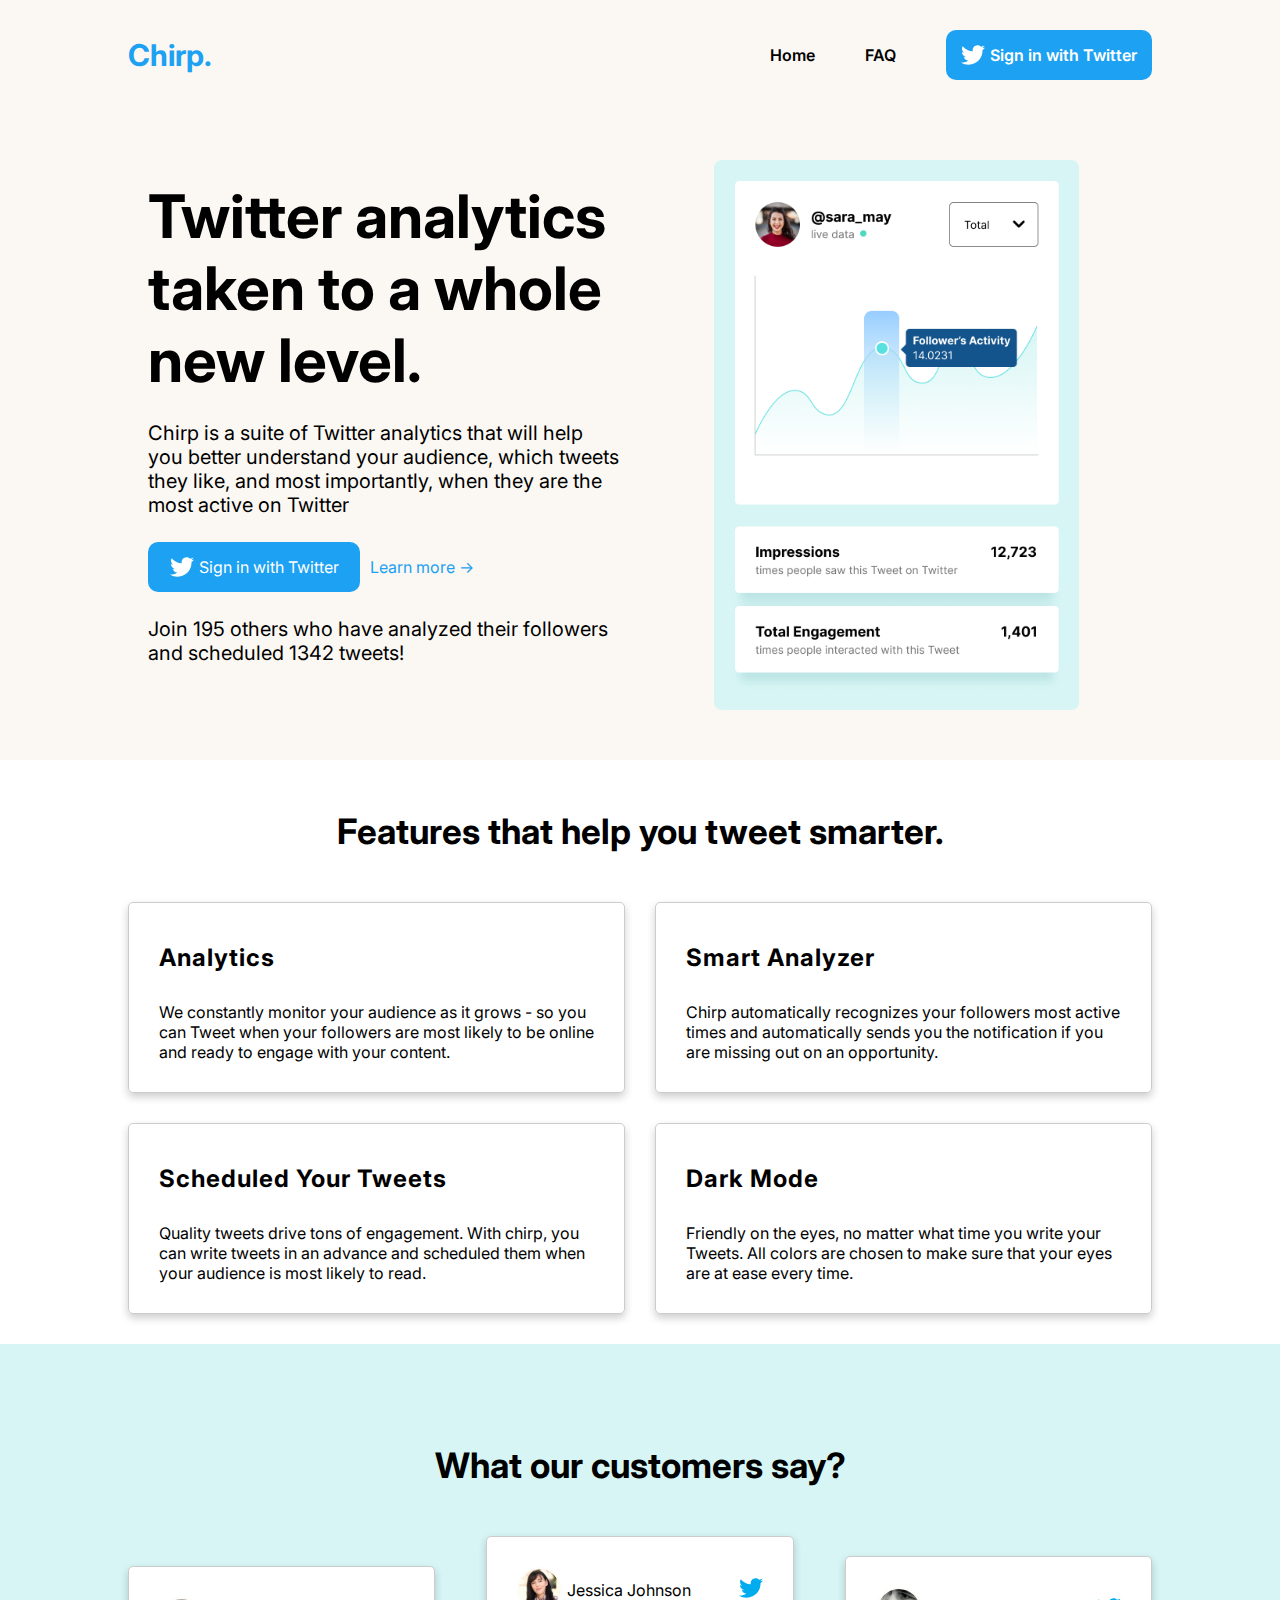
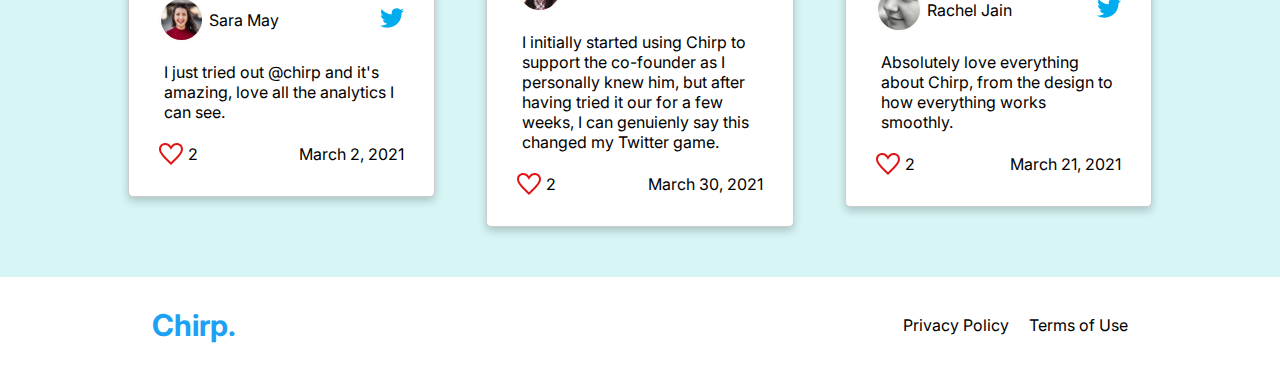
<file: index.html>
<!DOCTYPE html>
<html lang="en">

<head>
  <meta charset="UTF-8" />
  <meta http-equiv="X-UA-Compatible" content="IE=edge" />
  <meta name="viewport" content="width=device-width, initial-scale=1.0" />
  <link rel="stylesheet" href="style.css" />
  <title>Chirp</title>
</head>

<body>
  <header class="header">
    <nav class="navbar">
      <h1 class="websiteTitle"><a href="index.html">Chirp.</a></h1>
      <ul class="navbarLinks">
        <li class="listElement"><a href="index.html">Home</a></li>
        <li class="middleLi listElement"><a href="faq.html">FAQ</a></li>
        <li class="navbarButton listElement">
          <img src="./Assets/Twitter.svg" alt="" />
          <p>Sign in with Twitter</p>
        </li>
      </ul>
      <img class="hamburgur" src="./Assets/Hamburger Menu.svg" alt="" />
    </nav>
  </header>
  <section class="top">
    <div class="topMainContainer">
      <div class="firstHalf">
        <h1>Twitter analytics taken to a whole new level.</h1>
        <p class="firstHalfP">
          Chirp is a suite of Twitter analytics that will help you better
          understand your audience, which tweets they like, and most
          importantly, when they are the most active on Twitter
        </p>
        <div class="firstHalfMiddle">
          <div class="navbarButton">
            <img src="./Assets/Twitter.svg" alt="loading" />
            <p>Sign in with Twitter</p>
          </div>
          <span> Learn more -> </span>
        </div>
        <p class="firstHalfP">
          Join <span>195</span> others who have analyzed their followers and
          scheduled <span>1342</span> tweets!
        </p>
      </div>
      <div class="secondHalf"></div>
    </div>
  </section>
  <section class="middle">
    <div class="middleMainContainer">
      <h1>Features that help you tweet smarter.</h1>
      <div class="gridContainer">
        <div class="middleCard">
          <h3>Analytics</h3>
          <p>
            We constantly monitor your audience as it grows - so you can Tweet
            when your followers are most likely to be online and ready to
            engage with your content.
          </p>
        </div>
        <div class="middleCard">
          <h3>Smart Analyzer</h3>
          <p>
            Chirp automatically recognizes your followers most active times
            and automatically sends you the notification if you are missing
            out on an opportunity.
          </p>
        </div>
        <div class="middleCard">
          <h3>Scheduled Your Tweets</h3>
          <p>
            Quality tweets drive tons of engagement. With chirp, you can write
            tweets in an advance and scheduled them when your audience is most
            likely to read.
          </p>
        </div>
        <div class="middleCard">
          <h3>Dark Mode</h3>
          <p>
            Friendly on the eyes, no matter what time you write your Tweets.
            All colors are chosen to make sure that your eyes are at ease
            every time.
          </p>
        </div>
      </div>
    </div>
  </section>
  <section class="secondMiddle">
    <div class="secondMiddleContainer">
      <h1>What our customers say?</h1>
      <div class="secondMiddleCards">
        <div class="secondMiddleCard">
          <div class="firstLine">
            <div class="user">
              <img src="./Assets/userAvatar01.svg" alt="" />
              <span>Sara May</span>
            </div>
            <div>
              <img src="./Assets/Twitter (Blue).svg" alt="" />
            </div>
          </div>
          <div class="secondLine">
            <p>
              I just tried out @chirp and it's amazing, love all the analytics
              I can see.
            </p>
          </div>
          <div class="thirdLine">
            <div class="likes">
              <img src="./Assets/Like.svg" alt="" />
              <span>2</span>
            </div>
            <p>March 2, 2021</p>
          </div>
        </div>
        <div class="secondMiddleCard">
          <div class="firstLine">
            <div class="user">
              <img src="./Assets/userAvatar02.svg" alt="" />
              <span>Jessica Johnson</span>
            </div>
            <div>
              <img src="./Assets/Twitter (Blue).svg" alt="" />
            </div>
          </div>
          <div class="secondLine">
            <p>
              I initially started using Chirp to support the co-founder as I
              personally knew him, but after having tried it our for a few
              weeks, I can genuienly say this changed my Twitter game.
            </p>
          </div>
          <div class="thirdLine">
            <div class="likes">
              <img src="./Assets/Like.svg" alt="" />
              <span>2</span>
            </div>
            <p>March 30, 2021</p>
          </div>
        </div>
        <div class="secondMiddleCard">
          <div class="firstLine">
            <div class="user">
              <img src="./Assets/userAvatar03.svg" alt="" />
              <span>Rachel Jain</span>
            </div>
            <div>
              <img src="./Assets/Twitter (Blue).svg" alt="" />
            </div>
          </div>
          <div class="secondLine">
            <p>
              Absolutely love everything about Chirp, from the design to how
              everything works smoothly.
            </p>
          </div>
          <div class="thirdLine">
            <div class="likes">
              <img src="./Assets/Like.svg" alt="" />
              <span>2</span>
            </div>
            <p>March 21, 2021</p>
          </div>
        </div>
      </div>
    </div>
  </section>
  <footer class="footer">
    <div class="footerContainer">
      <h1>Chirp.</h1>
      <div>
        <p>Privacy Policy</p>
        <p>Terms of Use</p>
      </div>
    </div>
  </footer>
  <script>
    const hamburger = document.querySelector(".hamburgur");
    console.log(hamburger)
    const navbarLinkContainer = document.querySelector(".navbarLinks");

    hamburger.addEventListener("click", () => {
      navbarLinkContainer.classList.toggle("active");
    })

    document.querySelectorAll(".listElement").forEach(element => element.addEventListener("click", () => {
      hamburger.classList.remove("active");
      navbarLinkContainer.classList.remove("active");
    }))

  </script>
</body>

</html>
</file>
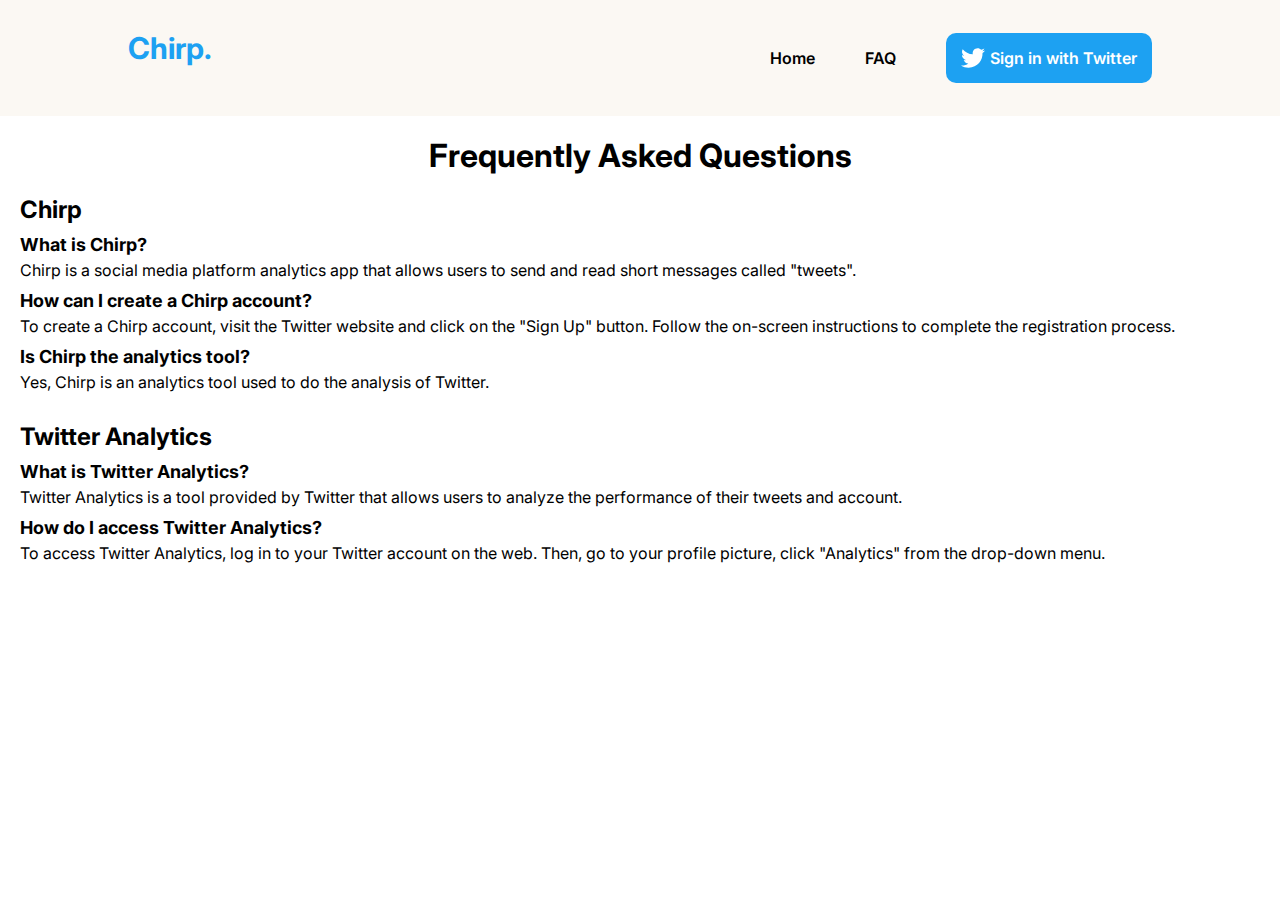
<file: faq.html>
<!DOCTYPE html>
<html lang="en">

<head>
  <meta charset="UTF-8" />
  <meta http-equiv="X-UA-Compatible" content="IE=edge" />
  <meta name="viewport" content="width=device-width, initial-scale=1.0" />
  <link rel="stylesheet" href="faq.css" />
  <title>Twitter FAQ</title>
</head>

<body>
  <header class="header">
    <nav class="navbar">
      <h1 class="websiteTitle"><a href="index.html">Chirp.</a></h1>
      <ul class="navbarLinks">
        <li class="listElement"><a href="index.html">Home</a></li>
        <li class="middleLi listElement"><a href="faq.html">FAQ</a></li>
        <li class="navbarButton listElement">
          <img src="./Assets/Twitter.svg" alt="loading" />
          <p>Sign in with Twitter</p>
        </li>
      </ul>
      <img class="hamburgur" src="./Assets/Hamburger Menu.svg" alt="" />
    </nav>
  </header>
  <div class="container">
    <h1>Frequently Asked Questions</h1>
    <div class="faq">
      <h2>Chirp</h2>
      <div class="question">
        <h3>What is Chirp?</h3>
        <p>
          Chirp is a social media platform analytics app that allows users to
          send and read short messages called "tweets".
        </p>
      </div>
      <div class="question">
        <h3>How can I create a Chirp account?</h3>
        <p>
          To create a Chirp account, visit the Twitter website and click on
          the "Sign Up" button. Follow the on-screen instructions to complete
          the registration process.
        </p>
      </div>
      <div class="question">
        <h3>Is Chirp the analytics tool?</h3>
        <p>
          Yes, Chirp is an analytics tool used to do the analysis of Twitter.
        </p>
      </div>
    </div>
    <div class="faq">
      <h2>Twitter Analytics</h2>
      <div class="question">
        <h3>What is Twitter Analytics?</h3>
        <p>
          Twitter Analytics is a tool provided by Twitter that allows users to
          analyze the performance of their tweets and account.
        </p>
      </div>
      <div class="question">
        <h3>How do I access Twitter Analytics?</h3>
        <p>
          To access Twitter Analytics, log in to your Twitter account on the
          web. Then, go to your profile picture, click "Analytics" from the
          drop-down menu.
        </p>
      </div>
    </div>
  </div>
  <script>
    const hamburger = document.querySelector(".hamburgur");
    console.log(hamburger)
    const navbarLinkContainer = document.querySelector(".navbarLinks");

    hamburger.addEventListener("click", () => {
      navbarLinkContainer.classList.toggle("active");
    })

    document.querySelectorAll(".listElement").forEach(element => element.addEventListener("click", () => {
      hamburger.classList.remove("active");
      navbarLinkContainer.classList.remove("active");
    }))

  </script>
</body>

</html>
</file>
<file: style.css>
@import url("https://fonts.googleapis.com/css2?family=Inter&display=swap");

/* #fbf8f3 */
/* #d7f5f5 */

* {
  margin: 0;
  padding: 0;
  box-sizing: border-box;
  text-decoration: none;
  list-style: none;
  font-family: "Inter", sans-serif;
}

/* Navbar Section */

.header {
  background-color: #fbf8f3;
}

.navbar {
  width: 80%;
  margin: 0px auto;
  padding: 30px 0px;
  display: flex;
  justify-content: space-between;
  align-items: center;
  position: relative;
}

.websiteTitle {
  font-size: 30px;
  font-weight: bold;
}

.websiteTitle a {
  color: #1da1f2;
}

.navbarLinks {
  display: flex;
  align-items: center;
}

.navbarLinks li {
  font-weight: 600;
}

.navbarLinks li a {
  color: black;
}

.middleLi {
  margin: 0px 50px;
  color: black;
}

.navbarButton {
  display: flex;
  justify-content: center;
  align-items: center;
  background-color: #1da1f2;
  padding: 15px;
  color: white;
  border-radius: 10px;
  transition: all 0.2s ease-in-out;
}

.navbarButton img {
  padding-right: 5px;
}

.navbarButton:hover {
  cursor: pointer;
  background-color: #005b93;
}

.hamburgur {
  display: none;
}

/* Top Section */

.top {
  background-color: #fbf8f3;
  padding-top: 50px;
  padding-bottom: 50px;
}

.topMainContainer {
  width: 80%;
  margin: 0px auto;
  display: flex;
}

.firstHalf {
  width: 50%;
  display: flex;
  flex-direction: column;
  justify-content: center;
  padding: 20px;
}

.firstHalf h1 {
  font-size: 60px;
  font-weight: bold;
}

.firstHalfP {
  font-size: 20px;
  padding: 25px 0;
}

.firstHalfMiddle {
  display: flex;
  align-items: center;
}

.firstHalfMiddle span {
  color: #1da1f2;
  padding-left: 10px;
}

.firstHalf .navbarButton {
  width: 45%;
}

.secondHalf {
  width: 50%;
  padding: 150px;
  background-image: url("./Assets/Hero\ Image\ \(Desktop\ View\).png");
  background-position: center;
  background-size: contain;
  background-repeat: no-repeat;
  object-fit: cover;
}

.secondHalf img {
  width: 100%;
}

/* Middle Container */

.middle {
  background-color: #fff;
  padding-top: 50px;
  padding-bottom: 30px;
}

.middleMainContainer {
  width: 80%;
  margin: 0 auto;
}

.middleMainContainer h1 {
  text-align: center;
  font-size: 35px;
  font-weight: bold;
  padding-bottom: 50px;
}

.middleCard {
  border: 1px solid #ccc;
  border-radius: 5px;
  padding: 30px;
  box-shadow: 0 4px 8px 0 rgba(0, 0, 0, 0.2);
}

.middleCard h3 {
  padding: 10px 0px;
  font-size: 24px;
  font-weight: bold;
  letter-spacing: 1px;
  padding-bottom: 30px;
}

.gridContainer {
  display: grid;
  grid-template-columns: repeat(2, 1fr);
  gap: 30px;
}

/* Second Middle */

.secondMiddle {
  background-color: #d7f5f5;
  padding-top: 50px;
  padding-bottom: 50px;
}

.secondMiddleContainer {
  width: 80%;
  margin: 0 auto;
}

.secondMiddleContainer h1 {
  text-align: center;
  font-size: 35px;
  font-weight: bold;
  padding: 50px 0;
}

.secondMiddleCards {
  display: flex;
  justify-content: space-between;
  align-items: center;
}

.secondMiddleCard {
  width: 30%;
  border: 1px solid #ccc;
  border-radius: 5px;
  padding: 30px;
  box-shadow: 0 4px 8px 0 rgba(0, 0, 0, 0.2);
  background-color: #fff;
}

.firstLine {
  display: flex;
  justify-content: space-between;
  align-items: center;
}

.user {
  display: flex;
  justify-content: space-between;
  align-items: center;
}

.user span {
  padding-left: 5px;
}

.secondLine {
  padding: 20px 5px;
}

.thirdLine {
  display: flex;
  justify-content: space-between;
  align-items: center;
}

.likes {
  display: flex;
  justify-content: space-between;
  align-items: center;
}

.likes span {
  padding-left: 5px;
}

/* Footer Section */

.footer {
  background-color: #fff;
  padding: 30px;
}

.footerContainer {
  width: 80%;
  margin: 0 auto;
  display: flex;
  justify-content: space-between;
  align-items: center;
}

.footerContainer h1 {
  color: #1da1f2;
  font-size: 30px;
  font-weight: bold;
}

.footerContainer div {
  display: flex;
  align-items: center;
  justify-content: space-between;
}

.footerContainer div p {
  padding-left: 20px;
}

.footerContainer div p:hover {
  cursor: pointer;
}

/* Responsive Styling */

@media (max-width: 850px) {
  .topMainContainer {
    width: 95%;
    margin: 0px auto;
    display: flex;
    flex-direction: column-reverse;
  }

  .firstHalf {
    width: 100%;
  }

  .secondHalf {
    width: 100%;
    background-image: url("Assets/Hero\ Image\ \(Tablet\ View\).png");
  }

  .secondMiddleCards {
    flex-direction: column;
  }

  .secondMiddleCard {
    width: 80%;
    margin-bottom: 20px;
  }
}

@media (max-width: 500px) {
  html,body {
    overflow-x: hidden;
  }

  .secondHalf {
    width: 100%;
    background-image: url("Assets/Hero\ Image\ \(Desktop\ View\).png");
  }

  .firstHalf h1 {
    font-size: 30px;
    font-weight: bold;
  }

  .navbarLinks {
    position: absolute;
    flex-direction: column;
    background: #fbf8f3;
    gap: 30px;
    top: 100px;
    right: -1000px;
    padding: 40px;
    transition: 0.3s;
  }

  .navbarLinks.active {
    position: absolute;
    right: 0px;
    transition: 0.3s;
  }

  .hamburgur {
    display: block;
  }

  .firstHalfP {
    font-size: 14px;
    padding: 25px 0;
  }

  .firstHalfMiddle {
    flex-direction: column;
  }

  .firstHalf .navbarButton {
    margin-bottom: 5px;
    width: 90%;
  }

  .middleMainContainer h1 {
    font-size: 33px;
  }

  .gridContainer {
    grid-template-columns: repeat(1, 1fr);
    gap: 20px;
  }

  .secondMiddleCard {
    width: 100%;
    margin-bottom: 20px;
  }

  .footer {
    padding: 15px;
  }

  .footerContainer {
    width: 100%;
  }
}
</file>
<file: faq.css>
@import url("https://fonts.googleapis.com/css2?family=Inter&display=swap");

* {
  margin: 0;
  padding: 0;
  box-sizing: border-box;
  text-decoration: none;
  list-style: none;
  font-family: "Inter", sans-serif;
}

html,
body {
  overflow-x: hidden;
}

.header {
  background-color: #fbf8f3;
}

.navbar {
  width: 80%;
  margin: 0px auto;
  padding: 30px 0px;
  display: flex;
  justify-content: space-between;
  align-items: center;
}

.websiteTitle {
  font-size: 30px;
  font-weight: bold;
}

.websiteTitle a {
  color: #1da1f2;
}

.navbarLinks {
  display: flex;
  align-items: center;
}

.navbarLinks li {
  font-weight: 600;
}

.navbarLinks li a {
  color: black;
}

.middleLi {
  margin: 0px 50px;
  color: black;
}

.navbarButton {
  display: flex;
  justify-content: center;
  align-items: center;
  background-color: #1da1f2;
  padding: 15px;
  color: white;
  border-radius: 10px;
  transition: all 0.2s ease-in-out;
}

.navbarButton img {
  padding-right: 5px;
}

.navbarButton:hover {
  cursor: pointer;
  background-color: #005b93;
}

.hamburgur {
  display: none;
}

.container {
  /* max-width: 800px; */
  margin: 0 auto;
  padding: 20px;
}

h1 {
  text-align: center;
  margin-bottom: 20px;
}

.faq {
  margin-bottom: 30px;
}

h2 {
  font-size: 24px;
  margin-bottom: 10px;
}

.question {
  margin-bottom: 10px;
}

h3 {
  font-size: 18px;
  margin-bottom: 5px;
}

/* Responsive Styles */
@media screen and (max-width: 600px) {
  h1 {
    font-size: 28px;
  }

  h2 {
    font-size: 20px;
  }

  h3 {
    font-size: 16px;
  }

  .navbarLinks {
    position: absolute;
    flex-direction: column;
    background: #fbf8f3;
    gap: 30px;
    top: 100px;
    left: -1000px;
    padding: 40px;
    transition: 0.3s;
  }

  .navbarLinks.active {
    position: absolute;
    right: 0px;
    left: 0px;
    transition: 0.3s;
  }

  .hamburgur {
    display: block;
  }
}
</file>
